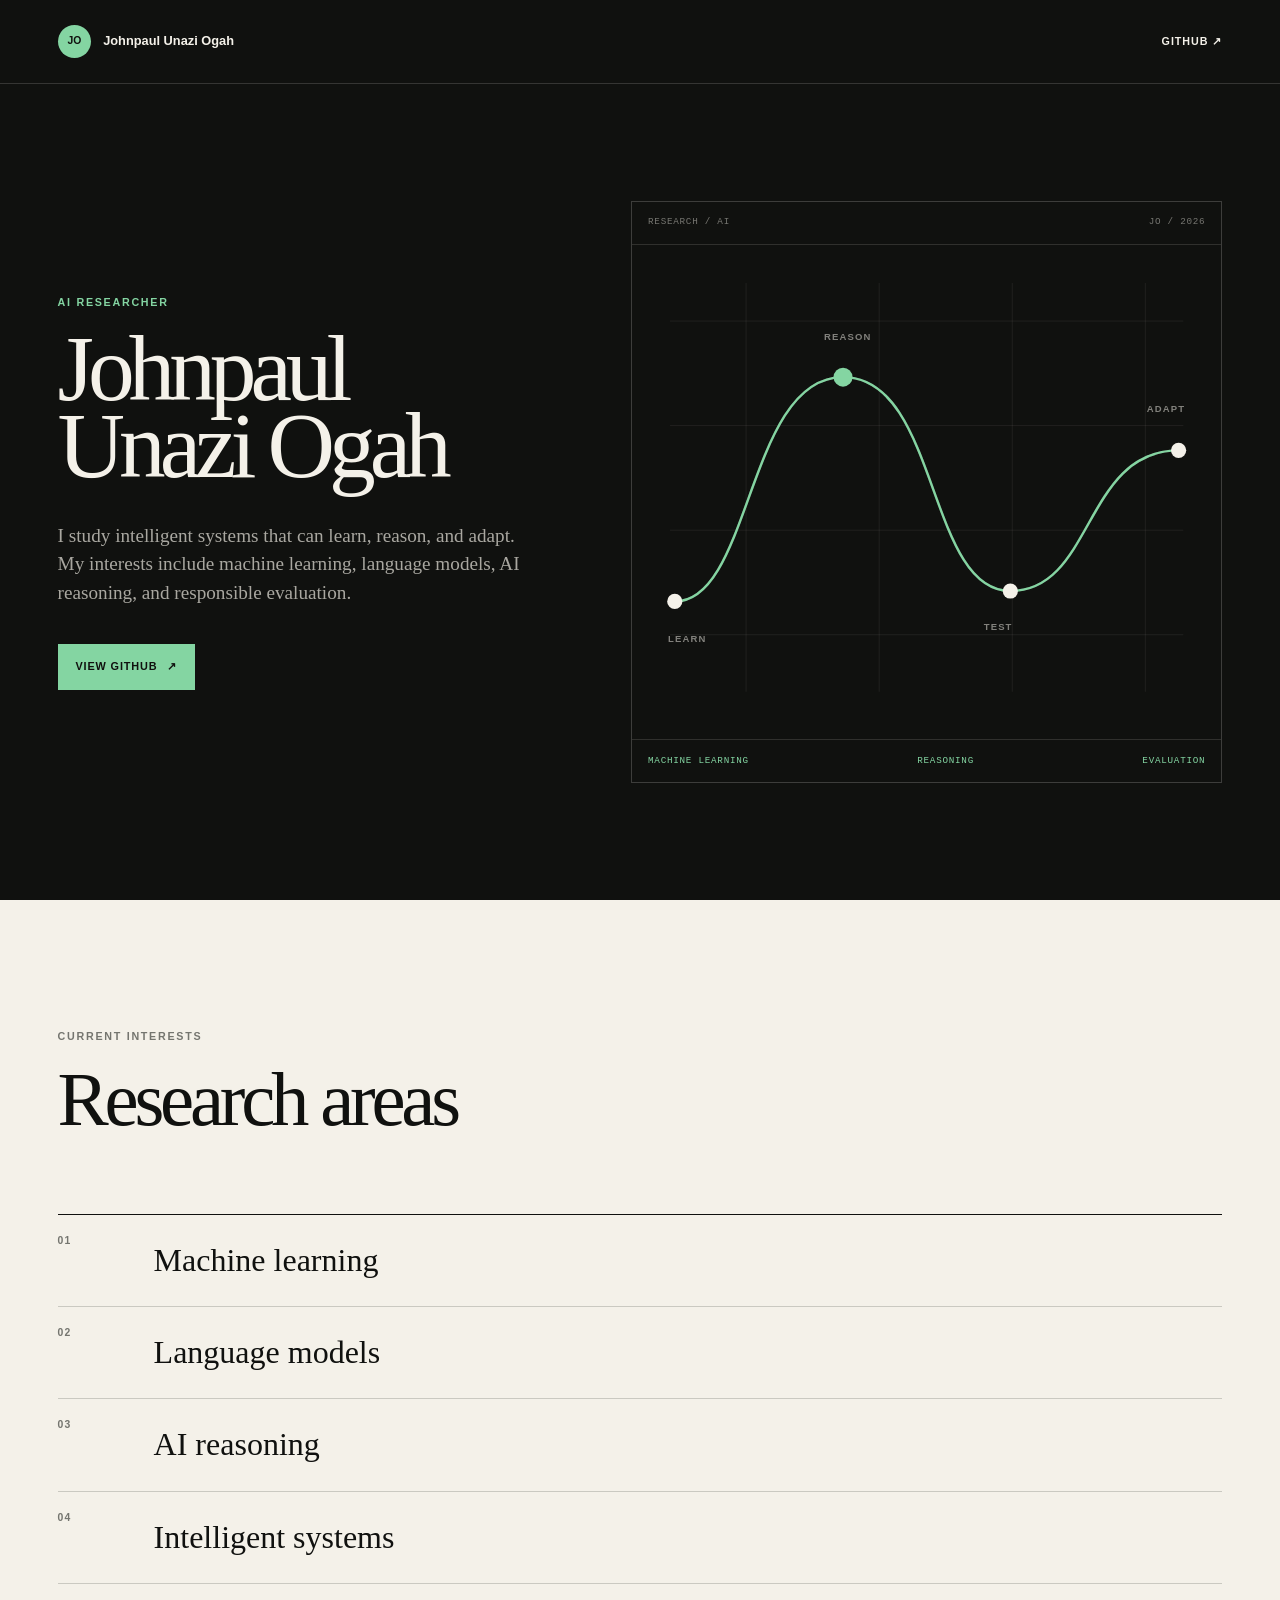
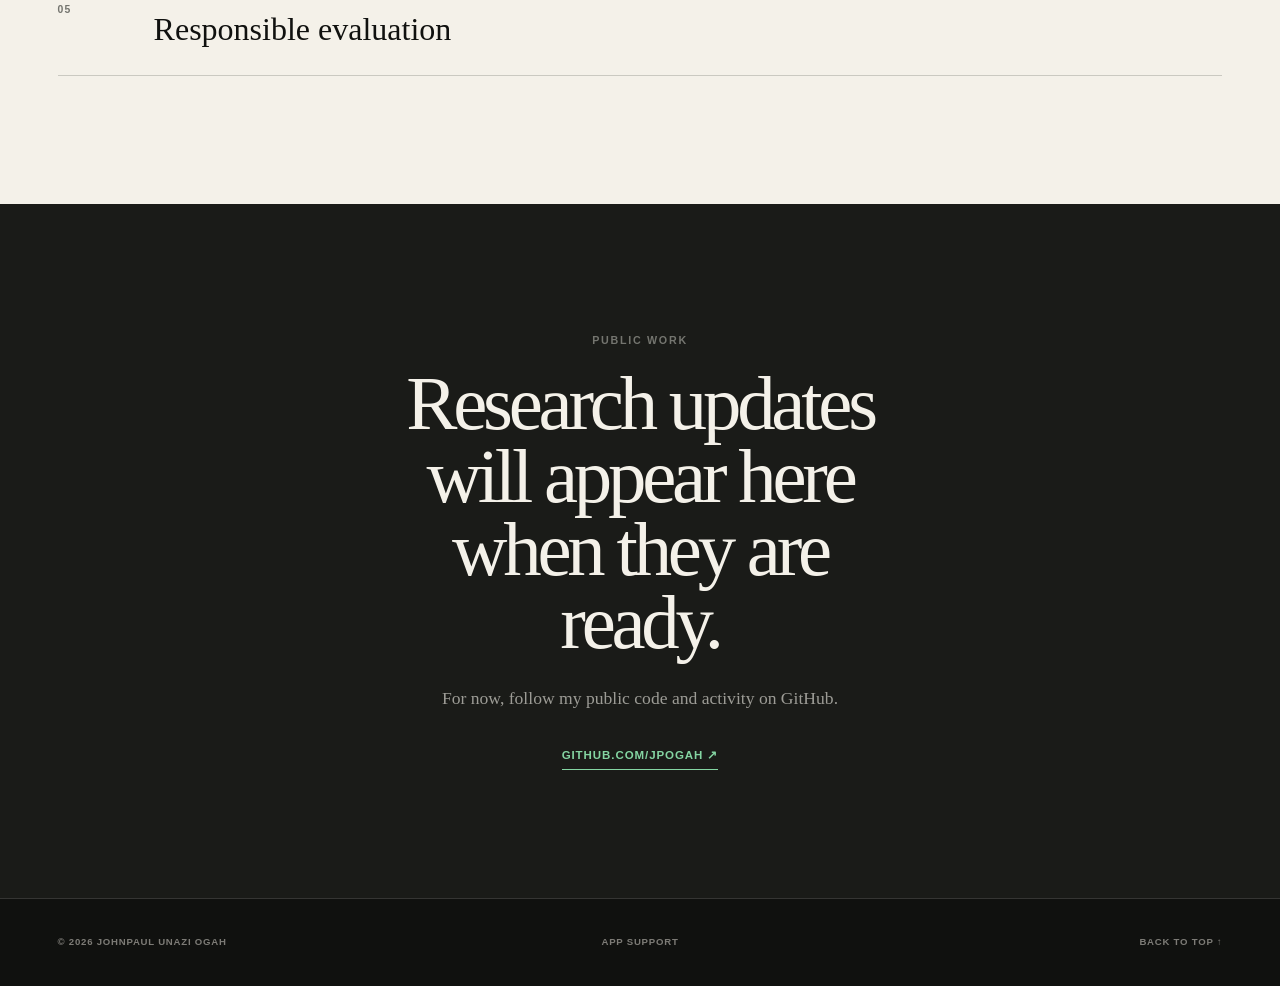
<file: index.html>
<!doctype html>
<html lang="en">
  <head>
    <meta charset="utf-8" />
    <meta name="viewport" content="width=device-width, initial-scale=1" />
    <meta
      name="description"
      content="Johnpaul Unazi Ogah is an AI researcher interested in machine learning, language models, reasoning systems, and responsible AI."
    />
    <meta name="theme-color" content="#10110f" />
    <meta property="og:type" content="website" />
    <meta property="og:title" content="Johnpaul Unazi Ogah — AI Researcher" />
    <meta
      property="og:description"
      content="AI researcher working on intelligent systems that learn, reason, and adapt."
    />
    <meta property="og:url" content="https://jpogah.github.io/" />
    <title>Johnpaul Unazi Ogah — AI Researcher</title>
    <link rel="canonical" href="https://jpogah.github.io/" />
    <link rel="icon" href="./assets/favicon.svg" type="image/svg+xml" />
    <link rel="stylesheet" href="./styles.css" />
    <script type="application/ld+json">
      {
        "@context": "https://schema.org",
        "@type": "Person",
        "name": "Johnpaul Unazi Ogah",
        "url": "https://jpogah.github.io/",
        "sameAs": ["https://github.com/jpogah"],
        "jobTitle": "AI Researcher",
        "knowsAbout": [
          "Artificial intelligence",
          "Machine learning",
          "Language models",
          "AI reasoning",
          "Responsible AI"
        ]
      }
    </script>
  </head>
  <body>
    <div class="page-shell">
      <header class="site-header">
        <a class="identity" href="./" aria-label="Johnpaul Unazi Ogah, home">
          <span class="identity-mark" aria-hidden="true">JO</span>
          <span>Johnpaul Unazi Ogah</span>
        </a>
        <a class="header-link" href="https://github.com/jpogah" target="_blank" rel="noreferrer">
          GitHub <span aria-hidden="true">↗</span>
        </a>
      </header>

      <main>
        <section class="hero" aria-labelledby="page-title">
          <div class="hero-copy">
            <p class="eyebrow">AI researcher</p>
            <h1 id="page-title">Johnpaul<br />Unazi Ogah</h1>
            <p class="intro">
              I study intelligent systems that can learn, reason, and adapt. My interests
              include machine learning, language models, AI reasoning, and responsible
              evaluation.
            </p>
            <div class="actions">
              <a class="primary-link" href="https://github.com/jpogah" target="_blank" rel="noreferrer">
                View GitHub <span aria-hidden="true">↗</span>
              </a>
            </div>
          </div>

          <div class="signal" aria-hidden="true">
            <div class="signal-meta">
              <span>RESEARCH / AI</span>
              <span>JO / 2026</span>
            </div>
            <svg viewBox="0 0 620 520">
              <g class="grid-lines">
                <path d="M40 80H580M40 190H580M40 300H580M40 410H580" />
                <path d="M120 40V470M260 40V470M400 40V470M540 40V470" />
              </g>
              <path class="signal-line signal-line-muted" d="M45 375C126 375 121 139 222 139S310 364 398 364 475 216 575 216" />
              <path class="signal-line signal-line-live" d="M45 375C126 375 121 139 222 139S310 364 398 364 475 216 575 216" />
              <circle cx="45" cy="375" r="8" />
              <circle class="accent-node" cx="222" cy="139" r="10" />
              <circle cx="398" cy="364" r="8" />
              <circle cx="575" cy="216" r="8" />
              <text x="38" y="418">LEARN</text>
              <text x="202" y="100">REASON</text>
              <text x="370" y="405">TEST</text>
              <text text-anchor="end" x="582" y="176">ADAPT</text>
            </svg>
            <div class="signal-caption">
              <span>machine learning</span>
              <span>reasoning</span>
              <span>evaluation</span>
            </div>
          </div>
        </section>

        <section class="interests" aria-labelledby="interests-title">
          <p class="section-label">Current interests</p>
          <h2 id="interests-title">Research areas</h2>
          <ul>
            <li><span>01</span>Machine learning</li>
            <li><span>02</span>Language models</li>
            <li><span>03</span>AI reasoning</li>
            <li><span>04</span>Intelligent systems</li>
            <li><span>05</span>Responsible evaluation</li>
          </ul>
        </section>

        <section class="availability" aria-labelledby="availability-title">
          <p class="section-label">Public work</p>
          <h2 id="availability-title">Research updates will appear here when they are ready.</h2>
          <p>For now, follow my public code and activity on GitHub.</p>
          <a href="https://github.com/jpogah" target="_blank" rel="noreferrer">
            github.com/jpogah <span aria-hidden="true">↗</span>
          </a>
        </section>
      </main>

      <footer class="site-footer">
        <p>© 2026 Johnpaul Unazi Ogah</p>
        <a href="./daily-nigeria-news/contact/">App support</a>
        <a href="#page-title">Back to top ↑</a>
      </footer>
    </div>
  </body>
</html>
</file>
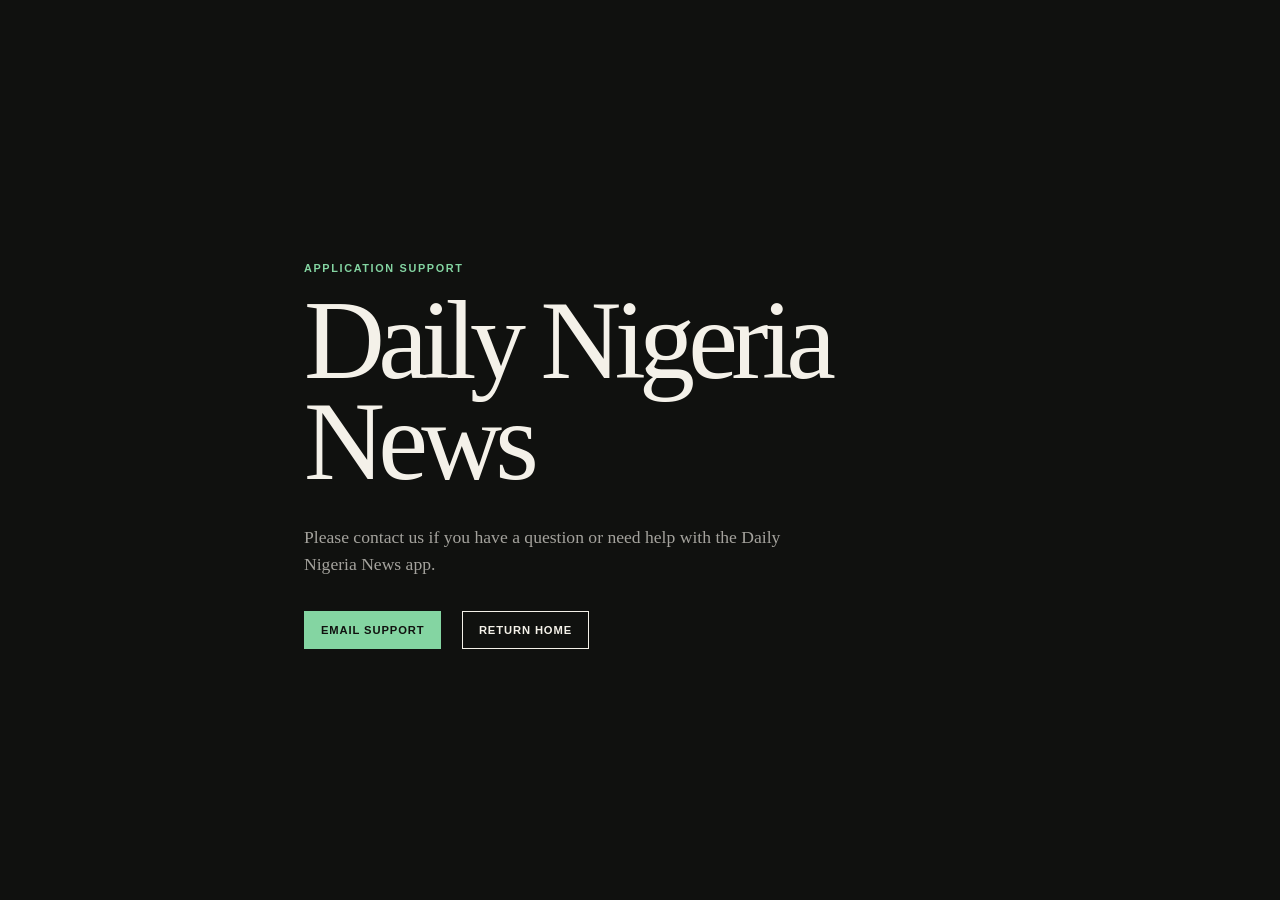
<file: daily-nigeria-news/contact/index.html>
<!doctype html>
<html lang="en">
  <head>
    <meta charset="utf-8" />
    <meta name="viewport" content="width=device-width, initial-scale=1" />
    <meta name="theme-color" content="#10110f" />
    <title>Daily Nigeria News — Support</title>
    <style>
      * { box-sizing: border-box; }
      body { display: grid; min-height: 100vh; margin: 0; place-items: center; color: #f4f1e9; background: #10110f; font-family: "Avenir Next", sans-serif; }
      main { width: min(42rem, calc(100% - 2.5rem)); padding: 4rem 0; }
      .label { color: #84d5a2; font-size: .68rem; font-weight: 700; letter-spacing: .15em; text-transform: uppercase; }
      h1 { margin: 1rem 0 0; font-family: Georgia, serif; font-size: clamp(3.5rem, 12vw, 7rem); font-weight: 400; letter-spacing: -.06em; line-height: .9; }
      p:not(.label) { max-width: 31rem; margin: 2rem 0; color: rgba(244,241,233,.65); font-family: Georgia, serif; font-size: 1.1rem; line-height: 1.55; }
      a { display: inline-block; margin-right: 1rem; padding: .75rem 1rem; border: 1px solid currentColor; color: #f4f1e9; font-size: .7rem; font-weight: 700; letter-spacing: .08em; text-decoration: none; text-transform: uppercase; }
      a:first-of-type { color: #10110f; background: #84d5a2; border-color: #84d5a2; }
    </style>
  </head>
  <body>
    <main>
      <p class="label">Application support</p>
      <h1>Daily Nigeria News</h1>
      <p>Please contact us if you have a question or need help with the Daily Nigeria News app.</p>
      <a href="mailto:jpogah@gmail.com">Email support</a>
      <a href="../../">Return home</a>
    </main>
  </body>
</html>
</file>
<file: styles.css>
:root {
  --ink: #10110f;
  --paper: #f4f1e9;
  --muted: #74756f;
  --line: rgba(16, 17, 15, 0.18);
  --accent: #84d5a2;
  --pad: clamp(1.25rem, 4.5vw, 4.75rem);
  --sans: "Avenir Next", "Helvetica Neue", sans-serif;
  --serif: "Iowan Old Style", "Palatino Linotype", Georgia, serif;
}

* { box-sizing: border-box; }

html { scroll-behavior: smooth; background: var(--ink); }

body {
  margin: 0;
  color: var(--ink);
  background: var(--paper);
  font-family: var(--sans);
  line-height: 1.6;
  -webkit-font-smoothing: antialiased;
}

::selection { color: var(--ink); background: var(--accent); }

a { color: inherit; }

.page-shell { min-height: 100vh; }

.site-header {
  display: flex;
  justify-content: space-between;
  align-items: center;
  min-height: 5.25rem;
  padding: 0 var(--pad);
  color: var(--paper);
  background: var(--ink);
  border-bottom: 1px solid rgba(244, 241, 233, 0.16);
}

.identity {
  display: flex;
  gap: .75rem;
  align-items: center;
  font-size: .8rem;
  font-weight: 700;
  text-decoration: none;
}

.identity-mark {
  display: grid;
  place-items: center;
  width: 2.1rem;
  height: 2.1rem;
  color: var(--ink);
  background: var(--accent);
  border-radius: 50%;
  font-size: .65rem;
}

.header-link {
  font-size: .67rem;
  font-weight: 700;
  letter-spacing: .09em;
  text-decoration: none;
  text-transform: uppercase;
}

.hero {
  display: grid;
  grid-template-columns: minmax(0, .9fr) minmax(28rem, 1.1fr);
  gap: clamp(2.5rem, 7vw, 8rem);
  align-items: center;
  min-height: calc(100svh - 5.25rem);
  padding: clamp(4rem, 8vw, 8rem) var(--pad);
  color: var(--paper);
  background: var(--ink);
}

.hero-copy {
  max-width: 44rem;
  animation: enter .9s cubic-bezier(.22, 1, .36, 1) both;
}

.eyebrow,
.section-label {
  margin: 0 0 1.2rem;
  color: var(--accent);
  font-size: .67rem;
  font-weight: 700;
  letter-spacing: .16em;
  text-transform: uppercase;
}

h1 {
  margin: 0;
  font-family: var(--serif);
  font-size: clamp(4rem, 7.3vw, 8.5rem);
  font-weight: 400;
  letter-spacing: -.065em;
  line-height: .83;
}

.intro {
  max-width: 37rem;
  margin: 2.3rem 0 0;
  color: rgba(244, 241, 233, .67);
  font-family: var(--serif);
  font-size: clamp(1.15rem, 1.5vw, 1.45rem);
  line-height: 1.48;
}

.actions { margin-top: 2.3rem; }

.primary-link {
  display: inline-flex;
  gap: .6rem;
  padding: .85rem 1.05rem;
  color: var(--ink);
  background: var(--accent);
  border: 1px solid var(--accent);
  font-size: .68rem;
  font-weight: 700;
  letter-spacing: .08em;
  text-decoration: none;
  text-transform: uppercase;
  transition: gap 220ms ease, transform 220ms ease;
}

.primary-link:hover { gap: .9rem; transform: translateY(-2px); }

.signal {
  border: 1px solid rgba(244, 241, 233, .2);
  animation: enter 1s .12s cubic-bezier(.22, 1, .36, 1) both;
}

.signal-meta,
.signal-caption {
  display: flex;
  justify-content: space-between;
  padding: .85rem 1rem;
  color: rgba(244, 241, 233, .45);
  font-family: "SFMono-Regular", monospace;
  font-size: .58rem;
  letter-spacing: .08em;
}

.signal-meta { border-bottom: 1px solid rgba(244, 241, 233, .14); }
.signal-caption { border-top: 1px solid rgba(244, 241, 233, .14); color: var(--accent); text-transform: uppercase; }

.signal svg { display: block; width: 100%; }
.grid-lines path { fill: none; stroke: rgba(244, 241, 233, .08); stroke-width: 1; }
.signal-line { fill: none; stroke-linecap: round; stroke-width: 2.5; }
.signal-line-muted { stroke: rgba(244, 241, 233, .18); }
.signal-line-live { stroke: var(--accent); stroke-dasharray: 1000; stroke-dashoffset: 1000; animation: draw 2.4s .55s cubic-bezier(.22, 1, .36, 1) forwards; }
.signal circle { fill: var(--paper); }
.signal .accent-node { fill: var(--accent); }
.signal text { fill: rgba(244, 241, 233, .5); font: 700 10px var(--sans); letter-spacing: .12em; }

.interests,
.availability {
  padding: clamp(5.5rem, 10vw, 10rem) var(--pad);
}

.interests {
  max-width: 88rem;
  margin: 0 auto;
}

.interests .section-label,
.availability .section-label { color: var(--muted); }

h2 {
  max-width: 12ch;
  margin: 0;
  font-family: var(--serif);
  font-size: clamp(3.2rem, 6vw, 6.5rem);
  font-weight: 400;
  letter-spacing: -.055em;
  line-height: .95;
}

.interests ul {
  margin: clamp(3rem, 6vw, 6rem) 0 0;
  padding: 0;
  border-top: 1px solid var(--ink);
  list-style: none;
}

.interests li {
  display: grid;
  grid-template-columns: 5rem 1fr;
  gap: 1rem;
  padding: 1.25rem 0;
  border-bottom: 1px solid var(--line);
  font-family: var(--serif);
  font-size: clamp(1.45rem, 2.5vw, 2.6rem);
  transition: padding-left 230ms ease;
}

.interests li:hover { padding-left: .8rem; }
.interests li span { color: var(--muted); font: 700 .65rem var(--sans); letter-spacing: .1em; }

.availability {
  color: var(--paper);
  background: #1a1b18;
  text-align: center;
}

.availability h2 { max-width: 14ch; margin: 0 auto; }
.availability p:not(.section-label) { margin: 1.5rem 0 1.8rem; color: rgba(244, 241, 233, .6); font-family: var(--serif); font-size: 1.1rem; }
.availability a { display: inline-block; padding-bottom: .25rem; border-bottom: 1px solid var(--accent); color: var(--accent); font-size: .72rem; font-weight: 700; letter-spacing: .08em; text-decoration: none; text-transform: uppercase; }

.site-footer {
  display: grid;
  grid-template-columns: 1fr auto 1fr;
  gap: 1rem;
  align-items: center;
  min-height: 5.5rem;
  padding: 1rem var(--pad);
  color: rgba(244, 241, 233, .48);
  background: var(--ink);
  border-top: 1px solid rgba(244, 241, 233, .16);
  font-size: .6rem;
  font-weight: 700;
  letter-spacing: .08em;
  text-transform: uppercase;
}

.site-footer p { margin: 0; }
.site-footer a { justify-self: center; text-decoration: none; }
.site-footer a:last-child { justify-self: end; }

@keyframes enter { from { opacity: 0; transform: translateY(1.5rem); } to { opacity: 1; transform: translateY(0); } }
@keyframes draw { to { stroke-dashoffset: 0; } }

@media (max-width: 58rem) {
  .hero { grid-template-columns: 1fr; }
  .signal { max-width: 44rem; }
}

@media (max-width: 38rem) {
  .identity span:last-child { max-width: 9rem; line-height: 1.2; }
  .hero { padding-top: 4.5rem; }
  h1 { font-size: clamp(3.7rem, 17vw, 5.3rem); }
  .signal { margin-right: calc(-1 * var(--pad)); margin-left: calc(-1 * var(--pad)); border-right: 0; border-left: 0; }
  .site-footer { grid-template-columns: 1fr auto; }
  .site-footer a:first-of-type { display: none; }
}

@media (prefers-reduced-motion: reduce) {
  *, *::before, *::after { scroll-behavior: auto !important; animation-duration: .01ms !important; animation-iteration-count: 1 !important; transition-duration: .01ms !important; }
  .signal-line-live { stroke-dashoffset: 0; }
}
</file>
